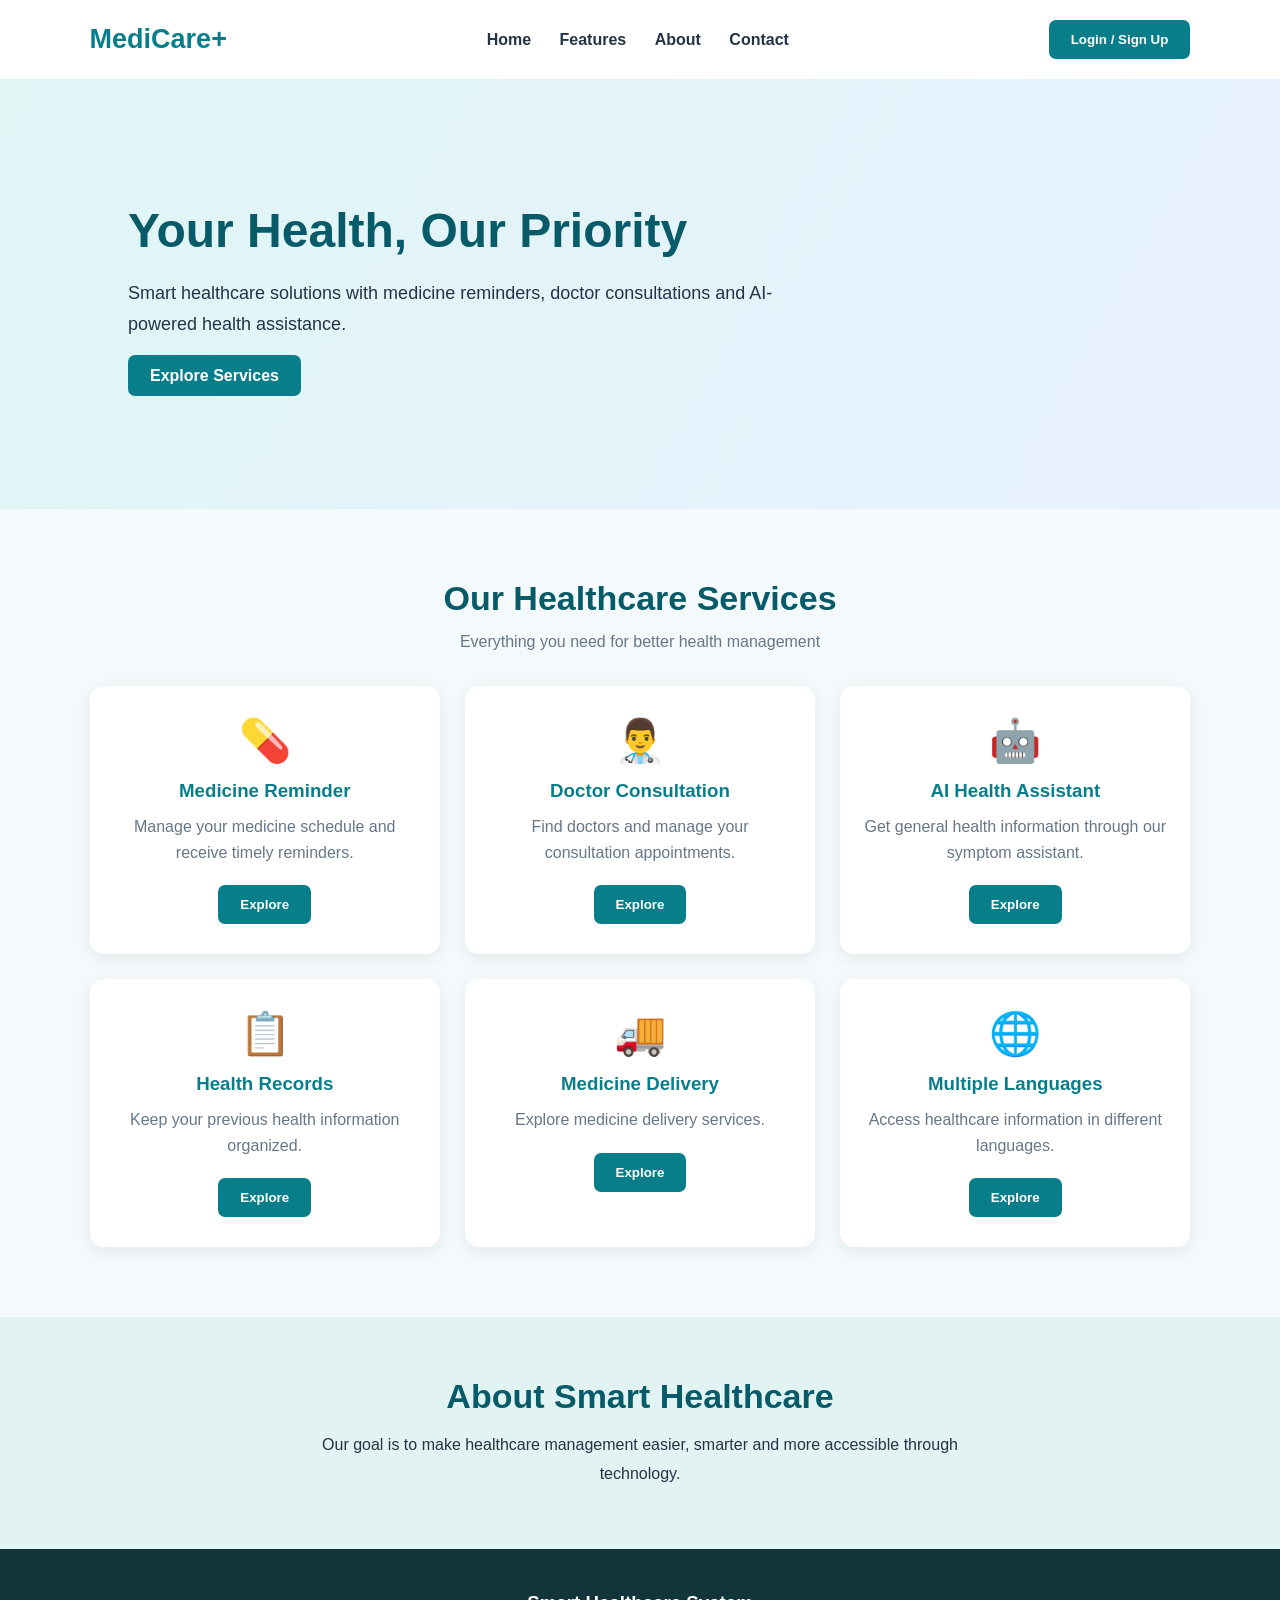
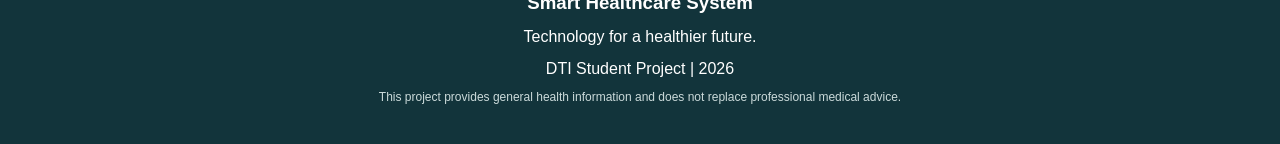
<file: index.html>
<!DOCTYPE html>
<html lang="en">
<head>
    <meta charset="UTF-8">
    <meta name="viewport" content="width=device-width, initial-scale=1.0">
    <title>Smart Healthcare | AI Health Assistant</title>
    <link rel="stylesheet" href="style.css">
</head>
<body>

    <header>
        <div class="logo">MediCare+</div>
        <nav>
            <a href="#home">Home</a>
            <a href="#features">Features</a>
            <a href="#about">About</a>
            <a href="#contact">Contact</a>
        </nav>
        <button class="login-btn">Login / Sign Up</button>
    </header>

    <section class="hero" id="home">
        <div class="hero-content">
            <h1>Your Health, Our Priority</h1>
            <p>
                Smart healthcare solutions with medicine reminders,
                doctor consultations and AI-powered health assistance.
            </p>
            <a href="#features" class="main-btn">Explore Services</a>
        </div>
    </section>

    <section class="features" id="features">
        <h2>Our Healthcare Services</h2>
        <p class="subtitle">Everything you need for better health management</p>

        <div class="feature-container">

            <div class="feature-card">
                <div class="feature-icon">💊</div>
                <h3>Medicine Reminder</h3>
                <p>Manage your medicine schedule and receive timely reminders.</p>
                <button onclick="showMessage('Medicine Reminder')">Explore</button>
            </div>

            <div class="feature-card">
                <div class="feature-icon">👨‍⚕️</div>
                <h3>Doctor Consultation</h3>
                <p>Find doctors and manage your consultation appointments.</p>
                <button onclick="showMessage('Doctor Consultation')">Explore</button>
            </div>

            <div class="feature-card">
                <div class="feature-icon">🤖</div>
                <h3>AI Health Assistant</h3>
                <p>Get general health information through our symptom assistant.</p>
                <button onclick="showMessage('AI Health Assistant')">Explore</button>
            </div>

            <div class="feature-card">
                <div class="feature-icon">📋</div>
                <h3>Health Records</h3>
                <p>Keep your previous health information organized.</p>
                <button onclick="showMessage('Health Records')">Explore</button>
            </div>

            <div class="feature-card">
                <div class="feature-icon">🚚</div>
                <h3>Medicine Delivery</h3>
                <p>Explore medicine delivery services.</p>
                <button onclick="showMessage('Medicine Delivery')">Explore</button>
            </div>

            <div class="feature-card">
                <div class="feature-icon">🌐</div>
                <h3>Multiple Languages</h3>
                <p>Access healthcare information in different languages.</p>
                <button onclick="showMessage('Multiple Languages')">Explore</button>
            </div>

        </div>
    </section>

    <section class="about" id="about">
        <h2>About Smart Healthcare</h2>
        <p>
            Our goal is to make healthcare management easier,
            smarter and more accessible through technology.
        </p>
    </section>

    <footer id="contact">
        <h3>Smart Healthcare System</h3>
        <p>Technology for a healthier future.</p>
        <p>DTI Student Project | 2026</p>
        <p class="disclaimer">
            This project provides general health information and
            does not replace professional medical advice.
        </p>
    </footer>

    <script src="script.js"></script>
</body>
</html>
</file>
<file: style.css>
* {
    margin: 0;
    padding: 0;
    box-sizing: border-box;
    font-family: Arial, sans-serif;
}

html {
    scroll-behavior: smooth;
}

body {
    background: #f4f9fc;
    color: #243447;
}

header {
    background: white;
    padding: 20px 7%;
    display: flex;
    justify-content: space-between;
    align-items: center;
    box-shadow: 0 2px 12px rgba(0,0,0,0.08);
    flex-wrap: wrap;
    gap: 15px;
}

.logo {
    font-size: 27px;
    font-weight: bold;
    color: #087e8b;
}

nav a {
    text-decoration: none;
    color: #243447;
    margin: 0 12px;
    font-weight: 600;
}

nav a:hover {
    color: #087e8b;
}

button, .main-btn {
    background: #087e8b;
    color: white;
    border: none;
    padding: 12px 22px;
    border-radius: 7px;
    cursor: pointer;
    text-decoration: none;
    font-weight: bold;
}

button:hover, .main-btn:hover {
    background: #05616b;
}

.hero {
    min-height: 430px;
    display: flex;
    align-items: center;
    padding: 60px 10%;
    background: linear-gradient(120deg, #dff6f5, #e8f1ff);
}

.hero-content {
    max-width: 650px;
}

.hero h1 {
    font-size: 48px;
    color: #075b68;
    margin-bottom: 20px;
}

.hero p {
    font-size: 18px;
    line-height: 1.7;
    margin-bottom: 28px;
}

.features {
    padding: 70px 7%;
    text-align: center;
}

.features h2, .about h2 {
    font-size: 34px;
    color: #075b68;
    margin-bottom: 15px;
}

.subtitle {
    color: #667788;
    margin-bottom: 35px;
}

.feature-container {
    display: grid;
    grid-template-columns: repeat(3, 1fr);
    gap: 25px;
}

.feature-card {
    background: white;
    padding: 30px 22px;
    border-radius: 14px;
    box-shadow: 0 4px 18px rgba(0,0,0,0.07);
    transition: 0.3s;
}

.feature-card:hover {
    transform: translateY(-6px);
}

.feature-icon {
    font-size: 42px;
    margin-bottom: 15px;
}

.feature-card h3 {
    margin-bottom: 12px;
    color: #087e8b;
}

.feature-card p {
    line-height: 1.6;
    margin-bottom: 20px;
    color: #667788;
}

.about {
    background: #e1f4f3;
    padding: 60px 10%;
    text-align: center;
}

.about p {
    max-width: 700px;
    margin: auto;
    line-height: 1.8;
}

footer {
    background: #12343b;
    color: white;
    text-align: center;
    padding: 35px 15px;
    line-height: 2;
}

.disclaimer {
    font-size: 12px;
    color: #cbdada;
}

@media (max-width: 800px) {
    .feature-container {
        grid-template-columns: repeat(2, 1fr);
    }

    header {
        justify-content: center;
    }

    .hero h1 {
        font-size: 36px;
    }
}

@media (max-width: 550px) {
    .feature-container {
        grid-template-columns: 1fr;
    }

    nav a {
        margin: 5px;
    }
}
</file>
